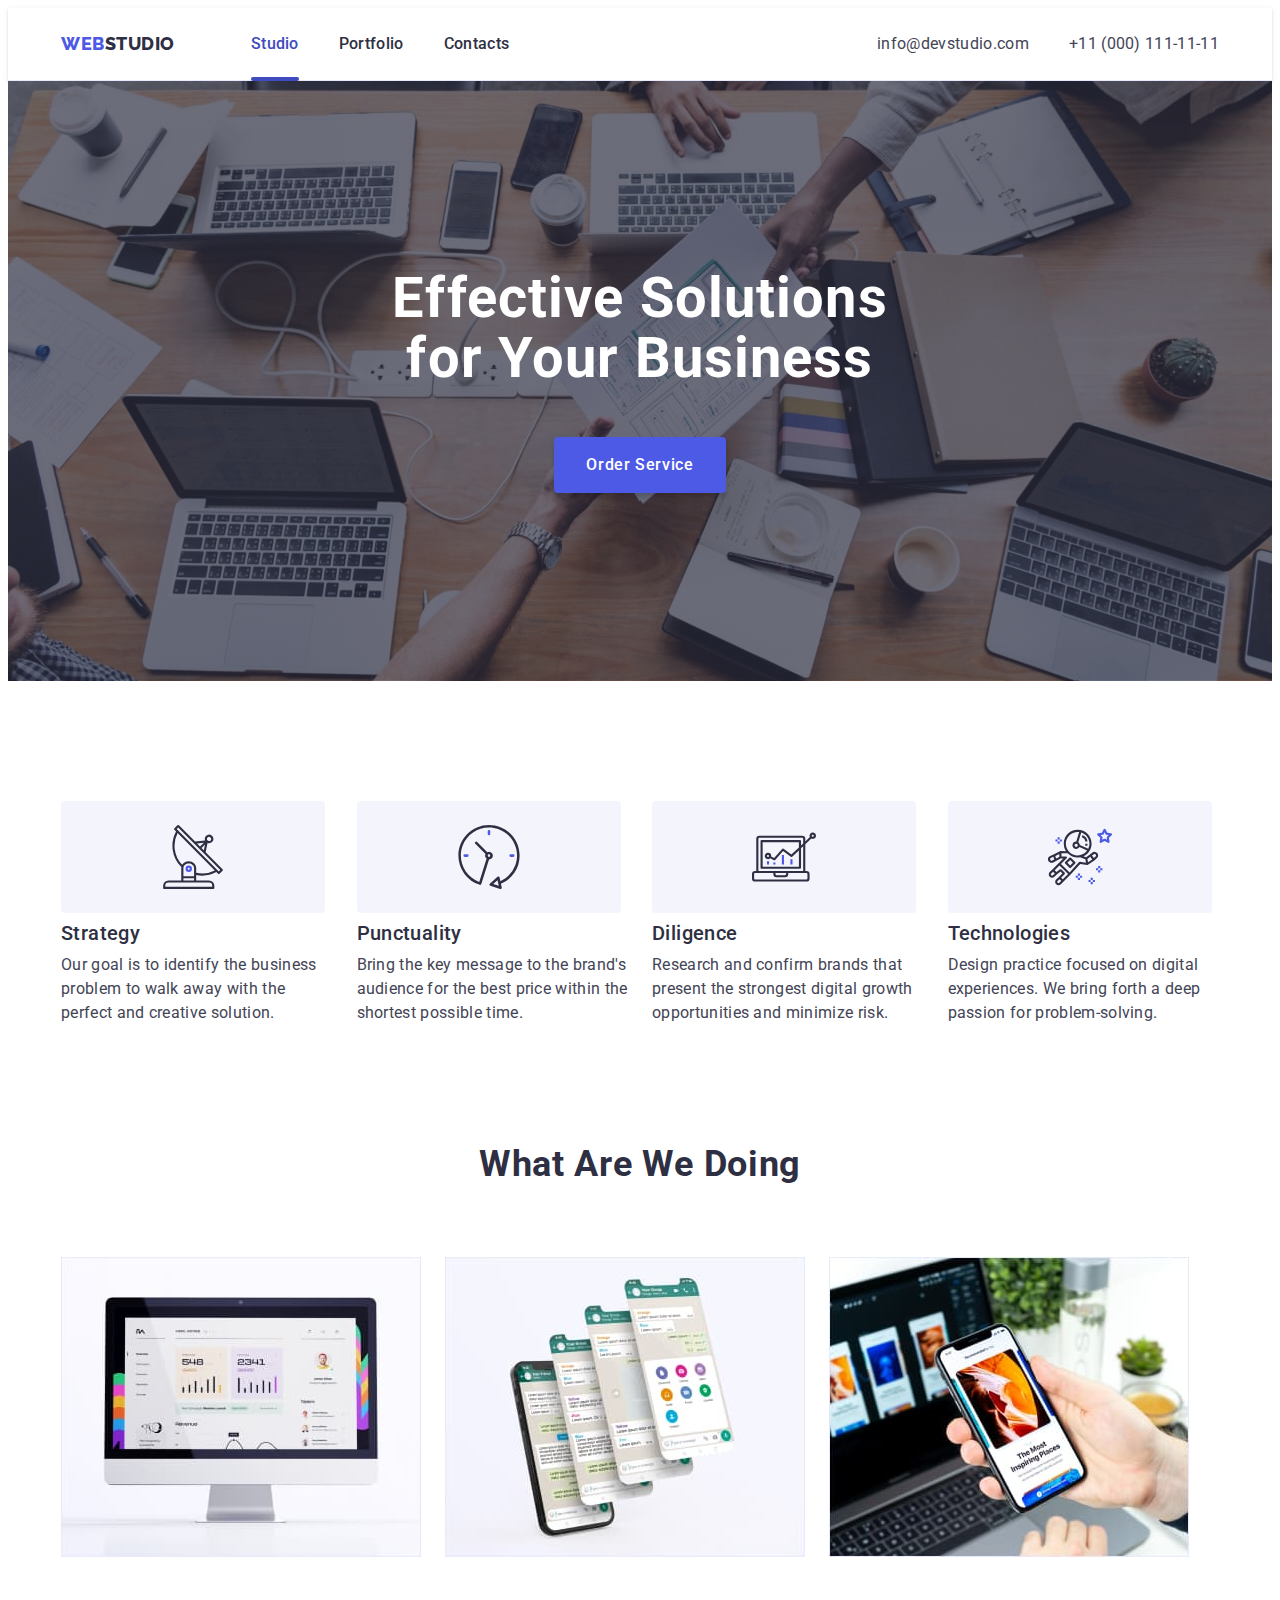
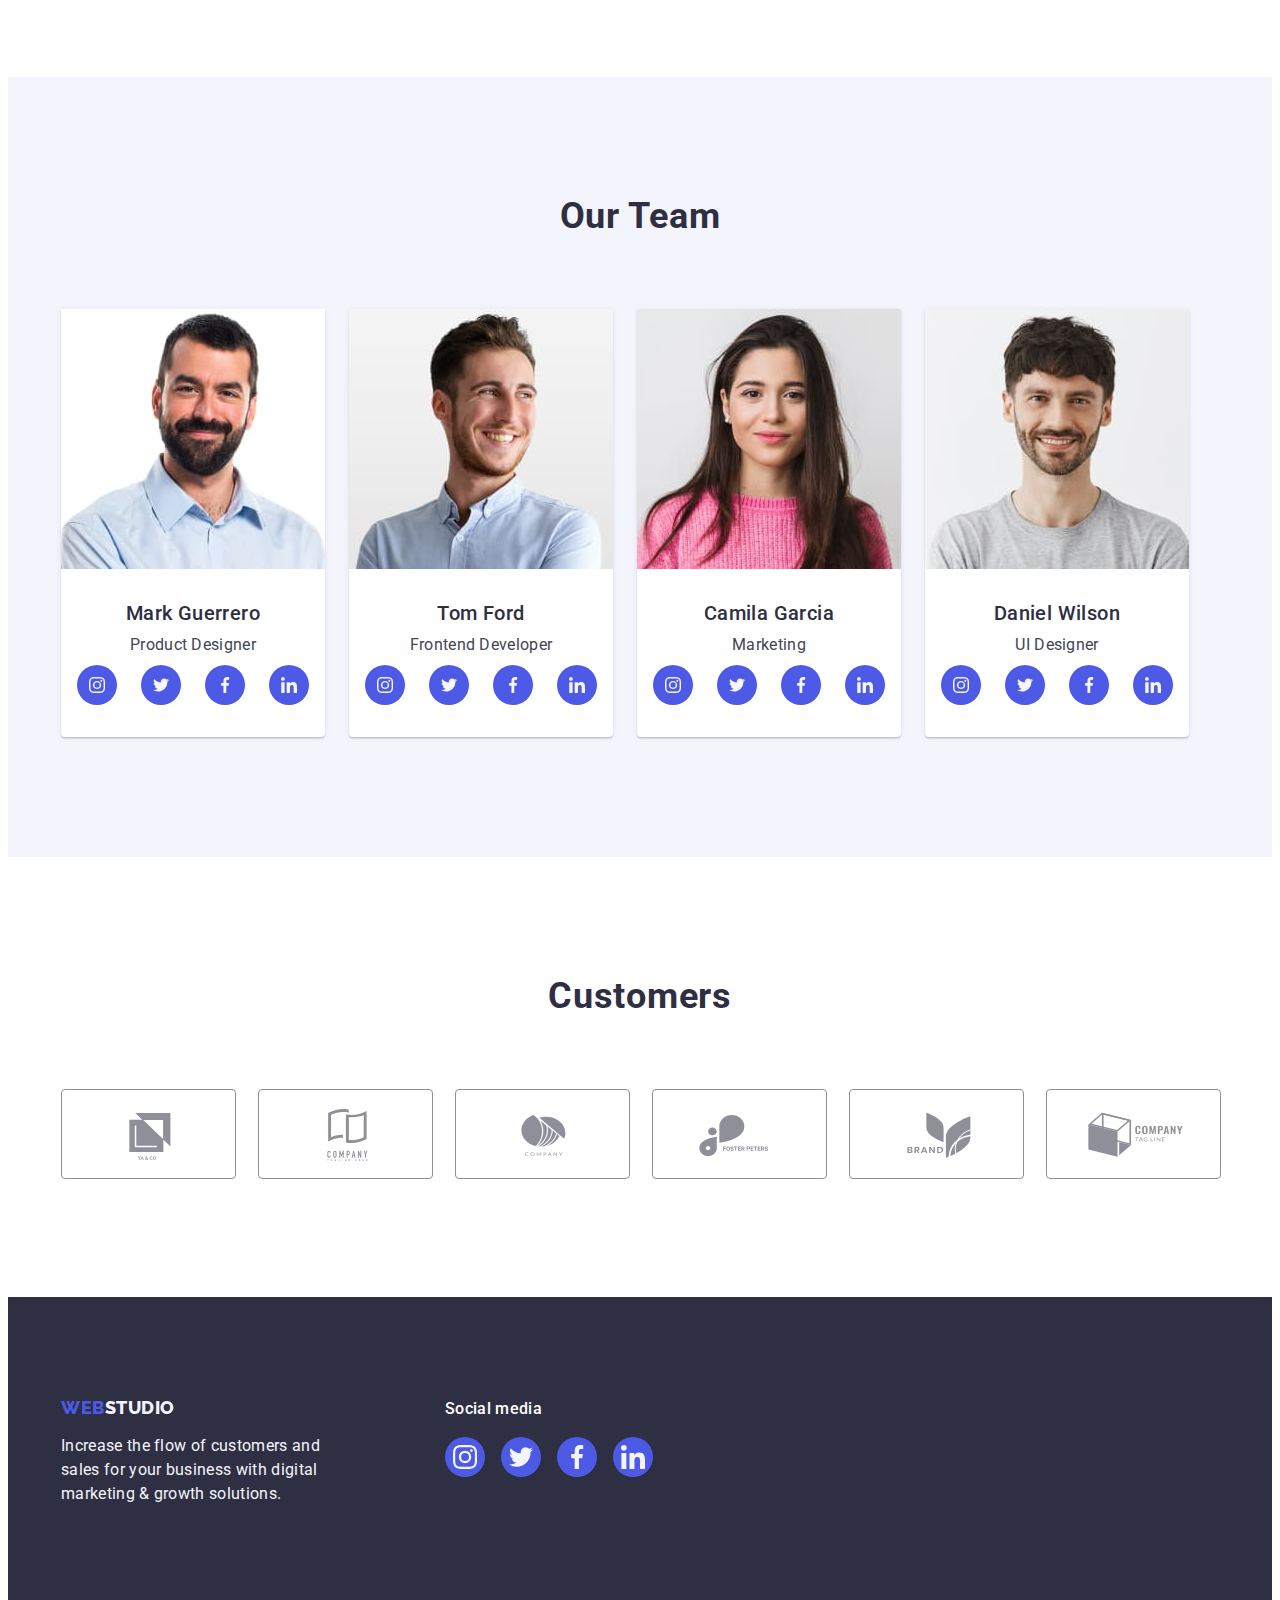
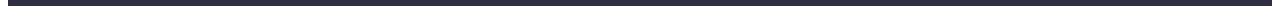
<file: index.html>
<!DOCTYPE html>
<html lang="en">
  <head>
    <meta charset="UTF-8" />
    <link rel="preconnect" href="https://fonts.googleapis.com" />
    <link rel="preconnect" href="https://fonts.gstatic.com" crossorigin />
    <link rel="preconnect" href="https://fonts.googleapis.com" />
    <link rel="preconnect" href="https://fonts.gstatic.com" crossorigin />
    <link
      href="https://fonts.googleapis.com/css2?family=Raleway:wght@800&family=Roboto:wght@400;500;700;900&display=swap"
      rel="stylesheet"
    />
    <meta http-equiv="X-UA-Compatible" content="IE=edge" />
    <meta name="viewport" content="width=device-width, initial-scale=1.0" />
    <title>WebStudio</title>
    <link
      rel="stylesheet"
      href="https://cdnjs.cloudflare.com/ajax/libs/modern-normalize/2.0.0/modern-normalize.min.css"
      integrity="sha512-4xo8blKMVCiXpTaLzQSLSw3KFOVPWhm/TRtuPVc4WG6kUgjH6J03IBuG7JZPkcWMxJ5huwaBpOpnwYElP/m6wg=="
      crossorigin="anonymous"
      referrerpolicy="no-referrer"
    />
    <link rel="stylesheet" href="./css/styles.css" />
  </head>
  <body>
    <!-- HEADER -->

    <header class="header-section">
      <div class="container header-wrapper">
        <nav class="header-nav">
          <a href="./index.html" class="header-link header-logo link"
            >Web<span class="header-logo logo-black">Studio</span></a
          >
          <ul class="navigation-list list">
            <li class="navigation-item">
              <a href="./index.html" class="navigation-link link current"
                >Studio</a
              >
            </li>
            <li class="navigation-item">
              <a href="./portfolio.html" class="navigation-link link"
                >Portfolio</a
              >
            </li>
            <li class="navigation-item">
              <a href="" class="navigation-link link">Contacts</a>
            </li>
          </ul>
        </nav>
        <address class="address-link">
          <ul class="contact-list list">
            <li class="contacts-item">
              <a href="mailto:info@devstudio.com" class="contact-link link"
                >info@devstudio.com</a
              >
            </li>
            <li class="contacts-item">
              <a href="tel:+110001111111" class="contact-link link"
                >+11 (000) 111-11-11</a
              >
            </li>
          </ul>
        </address>
      </div>
    </header>
    <main>
      <!-- HERO -->

      <section class="hero-section">
        <div class="hero-wrapper container">
          <h1 class="hero-title">Effective Solutions for Your Business</h1>
          <button type="button" class="hero-button" data-modal-open>
            Order Service
          </button>
        </div>
      </section>

      <!-- BENEFITS -->

      <section class="benefits-section">
        <div class="container">
          <h2 class="visually-hidden">Our Benefits</h2>
          <ul class="benefits-list list">
            <li class="benefits-item">
              <div class="benefits-icon-wrapper">
                <svg class="benefits-icon" width="64" height="64">
                  <use href="./images/icons.svg#antenna-icon"></use>
                </svg>
              </div>
              <h3 class="benefits-item-title">Strategy</h3>
              <p class="benefits-description">
                Our goal is to identify the business problem to walk away with
                the perfect and creative solution.
              </p>
            </li>
            <li class="benefits-item">
              <div class="benefits-icon-wrapper">
                <svg class="benefits-icon" width="64" height="64">
                  <use href="./images/icons.svg#clock-icon"></use>
                </svg>
              </div>
              <h3 class="benefits-item-title">Punctuality</h3>
              <p class="benefits-description">
                Bring the key message to the brand's audience for the best price
                within the shortest possible time.
              </p>
            </li>
            <li class="benefits-item">
              <div class="benefits-icon-wrapper">
                <svg class="benefits-icon" width="64" height="64">
                  <use href="./images/icons.svg#diagram-icon"></use>
                </svg>
              </div>
              <h3 class="benefits-item-title">Diligence</h3>
              <p class="benefits-description">
                Research and confirm brands that present the strongest digital
                growth opportunities and minimize risk.
              </p>
            </li>
            <li class="benefits-item">
              <div class="benefits-icon-wrapper">
                <svg class="benefits-icon" width="64" height="64">
                  <use href="./images/icons.svg#astronaut-icon"></use>
                </svg>
              </div>
              <h3 class="benefits-item-title">Technologies</h3>
              <p class="benefits-description">
                Design practice focused on digital experiences. We bring forth a
                deep passion for problem-solving.
              </p>
            </li>
          </ul>
        </div>
      </section>

      <!-- WHAT ARE WE DOING -->

      <section class="product-section">
        <div class="container">
          <h2 class="product-title">What are we doing</h2>
          <ul class="product-list list">
            <li class="products-item">
              <img
                src="./images/what-are-we-doing/desktop.jpg"
                alt="desktop app"
                width="360"
                height="300"
              />
            </li>
            <li class="products-item">
              <img
                src="./images/what-are-we-doing/mobile-app.jpg"
                alt="mobile app"
                width="360"
                height="300"
              />
            </li>
            <li class="products-item">
              <img
                src="./images/what-are-we-doing/mobile.jpg"
                alt="mobile phone"
                width="360"
                height="300"
              />
            </li>
          </ul>
        </div>
      </section>

      <!-- OUR TEAM -->

      <section class="team-section section">
        <div class="container">
          <h2 class="team-title">Our Team</h2>
          <ul class="team-list list">
            <li class="team-item">
              <img
                src="./images/our-team/mark-guerrero.jpg"
                alt="Mark Guerrero"
                width="264"
                height="260"
                class="team-worker-photo"
              />
              <div class="team-worker-position-wrapper">
                <h3 class="team-worker-name">Mark Guerrero</h3>
                <p class="team-worker-position">Product Designer</p>
                <ul class="team-social-list list">
                  <li class="team-social-item">
                    <a href="" class="team-social-link link">
                      <svg class="team-social-icon" width="16" height="16">
                        <use href="./images/icons.svg#instagram-icon"></use>
                      </svg>
                    </a>
                  </li>
                  <li class="team-social-item">
                    <a href="" class="team-social-link link">
                      <svg class="team-social-icon" width="16" height="16">
                        <use href="./images/icons.svg#twitter-icon"></use>
                      </svg>
                    </a>
                  </li>
                  <li class="team-social-item">
                    <a href="" class="team-social-link link">
                      <svg class="team-social-icon" width="16" height="16">
                        <use href="./images/icons.svg#facebook-icon"></use>
                      </svg>
                    </a>
                  </li>
                  <li class="team-social-item">
                    <a href="" class="team-social-link link">
                      <svg class="team-social-icon" width="16" height="16">
                        <use href="./images/icons.svg#linkedin-icon"></use>
                      </svg>
                    </a>
                  </li>
                </ul>
              </div>
            </li>
            <li class="team-item">
              <img
                src="./images/our-team/tom-ford.jpg"
                alt="Tom Ford"
                width="264"
                height="260"
                class="team-worker-photo"
              />
              <div class="team-worker-position-wrapper">
                <h3 class="team-worker-name">Tom Ford</h3>
                <p class="team-worker-position">Frontend Developer</p>
                <ul class="team-social-list list">
                  <li class="team-social-item">
                    <a href="" class="team-social-link link">
                      <svg class="team-social-icon" width="16" height="16">
                        <use href="./images/icons.svg#instagram-icon"></use>
                      </svg>
                    </a>
                  </li>
                  <li class="team-social-item">
                    <a href="" class="team-social-link link">
                      <svg class="team-social-icon" width="16" height="16">
                        <use href="./images/icons.svg#twitter-icon"></use>
                      </svg>
                    </a>
                  </li>
                  <li class="team-social-item">
                    <a href="" class="team-social-link link">
                      <svg class="team-social-icon" width="16" height="16">
                        <use href="./images/icons.svg#facebook-icon"></use>
                      </svg>
                    </a>
                  </li>
                  <li class="team-social-item">
                    <a href="" class="team-social-link link">
                      <svg class="team-social-icon" width="16" height="16">
                        <use href="./images/icons.svg#linkedin-icon"></use>
                      </svg>
                    </a>
                  </li>
                </ul>
              </div>
            </li>
            <li class="team-item">
              <img
                src="./images/our-team/camila-garcia.jpg"
                alt="Camila Garcia"
                width="264"
                height="260"
                class="team-worker-photo"
              />
              <div class="team-worker-position-wrapper">
                <h3 class="team-worker-name">Camila Garcia</h3>
                <p class="team-worker-position">Marketing</p>
                <ul class="team-social-list list">
                  <li class="team-social-item">
                    <a href="" class="team-social-link link">
                      <svg class="team-social-icon" width="16" height="16">
                        <use href="./images/icons.svg#instagram-icon"></use>
                      </svg>
                    </a>
                  </li>
                  <li class="team-social-item">
                    <a href="" class="team-social-link link">
                      <svg class="team-social-icon" width="16" height="16">
                        <use href="./images/icons.svg#twitter-icon"></use>
                      </svg>
                    </a>
                  </li>
                  <li class="team-social-item">
                    <a href="" class="team-social-link link">
                      <svg class="team-social-icon" width="16" height="16">
                        <use href="./images/icons.svg#facebook-icon"></use>
                      </svg>
                    </a>
                  </li>
                  <li class="team-social-item">
                    <a href="" class="team-social-link link">
                      <svg class="team-social-icon" width="16" height="16">
                        <use href="./images/icons.svg#linkedin-icon"></use>
                      </svg>
                    </a>
                  </li>
                </ul>
              </div>
            </li>
            <li class="team-item">
              <img
                src="./images/our-team/daniel-wilson.jpg"
                alt="Daniel Wilson"
                width="264"
                height="260"
                class="team-worker-photo"
              />
              <div class="team-worker-position-wrapper">
                <h3 class="team-worker-name">Daniel Wilson</h3>
                <p class="team-worker-position">UI Designer</p>
                <ul class="team-social-list list">
                  <li class="team-social-item">
                    <a href="" class="team-social-link link">
                      <svg class="team-social-icon" width="16" height="16">
                        <use href="./images/icons.svg#instagram-icon"></use>
                      </svg>
                    </a>
                  </li>
                  <li class="team-social-item">
                    <a href="" class="team-social-link link">
                      <svg class="team-social-icon" width="16" height="16">
                        <use href="./images/icons.svg#twitter-icon"></use>
                      </svg>
                    </a>
                  </li>
                  <li class="team-social-item">
                    <a href="" class="team-social-link link">
                      <svg class="team-social-icon" width="16" height="16">
                        <use href="./images/icons.svg#facebook-icon"></use>
                      </svg>
                    </a>
                  </li>
                  <li class="team-social-item">
                    <a href="" class="team-social-link link">
                      <svg class="team-social-icon" width="16" height="16">
                        <use href="./images/icons.svg#linkedin-icon"></use>
                      </svg>
                    </a>
                  </li>
                </ul>
              </div>
            </li>
          </ul>
        </div>
      </section>

      <!-- CUSTOMERS -->

      <section class="customers-section section">
        <div class="container customers-wrapper">
          <h2 class="customers-title">Customers</h2>
          <ul class="customers-list-icon list">
            <li class="customers-item">
              <a href="" class="customers-link">
                <svg class="customers-icon" width="104" height="56">
                  <use href="./images/icons.svg#customer-logo1"></use>
                </svg>
              </a>
            </li>
            <li class="customers-item">
              <a href="" class="customers-link">
                <svg class="customers-icon" width="104" height="56">
                  <use href="./images/icons.svg#customer-logo2"></use>
                </svg>
              </a>
            </li>
            <li class="customers-item">
              <a href="" class="customers-link">
                <svg class="customers-icon" width="104" height="56">
                  <use href="./images/icons.svg#customer-logo3"></use>
                </svg>
              </a>
            </li>
            <li class="customers-item">
              <a href="" class="customers-link">
                <svg class="customers-icon" width="104" height="56">
                  <use href="./images/icons.svg#customer-logo4"></use>
                </svg>
              </a>
            </li>
            <li class="customers-item">
              <a href="" class="customers-link">
                <svg class="customers-icon" width="104" height="56">
                  <use href="./images/icons.svg#customer-logo5"></use>
                </svg>
              </a>
            </li>
            <li class="customers-item">
              <a href="" class="customers-link">
                <svg class="customers-icon" width="104" height="56">
                  <use href="./images/icons.svg#customer-logo6"></use>
                </svg>
              </a>
            </li>
          </ul>
        </div>
      </section>
    </main>

    <!-- FOOTER -->

    <footer class="main-footer">
      <div class="container footer-wrapper">
        <div class="footer-logo-wrapper">
          <a href="./index.html" class="footer-link footer-logo link"
            >Web<span class="footer-logo logo-white">Studio</span></a
          >
          <p class="footer-description">
            Increase the flow of customers and sales for your business with
            digital marketing & growth solutions.
          </p>
        </div>
        <div class="social-list-wrapper">
          <p class="social-link-title">Social media</p>
          <ul class="footer-social-list list">
            <li class="social-item">
              <a href="" class="footer-social-link link">
                <svg
                  class="social-icons"
                  width="24"
                  height="24"
                  aria-label="footer instagram icon"
                >
                  <use href="./images/icons.svg#instagram-icon"></use>
                </svg>
              </a>
            </li>
            <li class="social-item">
              <a href="" class="footer-social-link link">
                <svg
                  class="social-icons"
                  width="24"
                  height="24"
                  aria-label="footer twitter icon"
                >
                  <use href="./images/icons.svg#twitter-icon"></use>
                </svg>
              </a>
            </li>
            <li class="social-item">
              <a href="" class="footer-social-link link">
                <svg
                  class="social-icons"
                  width="24"
                  height="24"
                  aria-label="footer facebook icon"
                >
                  <use href="./images/icons.svg#facebook-icon"></use>
                </svg>
              </a>
            </li>
            <li class="social-item">
              <a href="" class="footer-social-link link">
                <svg
                  class="social-icons"
                  width="24"
                  height="24"
                  aria-label="footer linkedin icon"
                >
                  <use href="./images/icons.svg#linkedin-icon"></use>
                </svg>
              </a>
            </li>
          </ul>
        </div>
      </div>
    </footer>

    <!-- BACKDROP with MODAL WINDOW -->

    <div class="backdrop is-hidden" data-modal>
      <div class="modal">
        <button type="button" class="close-modal-button" data-modal-close>
          <svg class="close-modal-icon" width="8" height="8">
            <use href="./images/icons.svg#close-modal-icon"></use>
          </svg>
        </button>
      </div>
    </div>
    <script src="./js/modal.js"></script>
  </body>
</html>
</file>
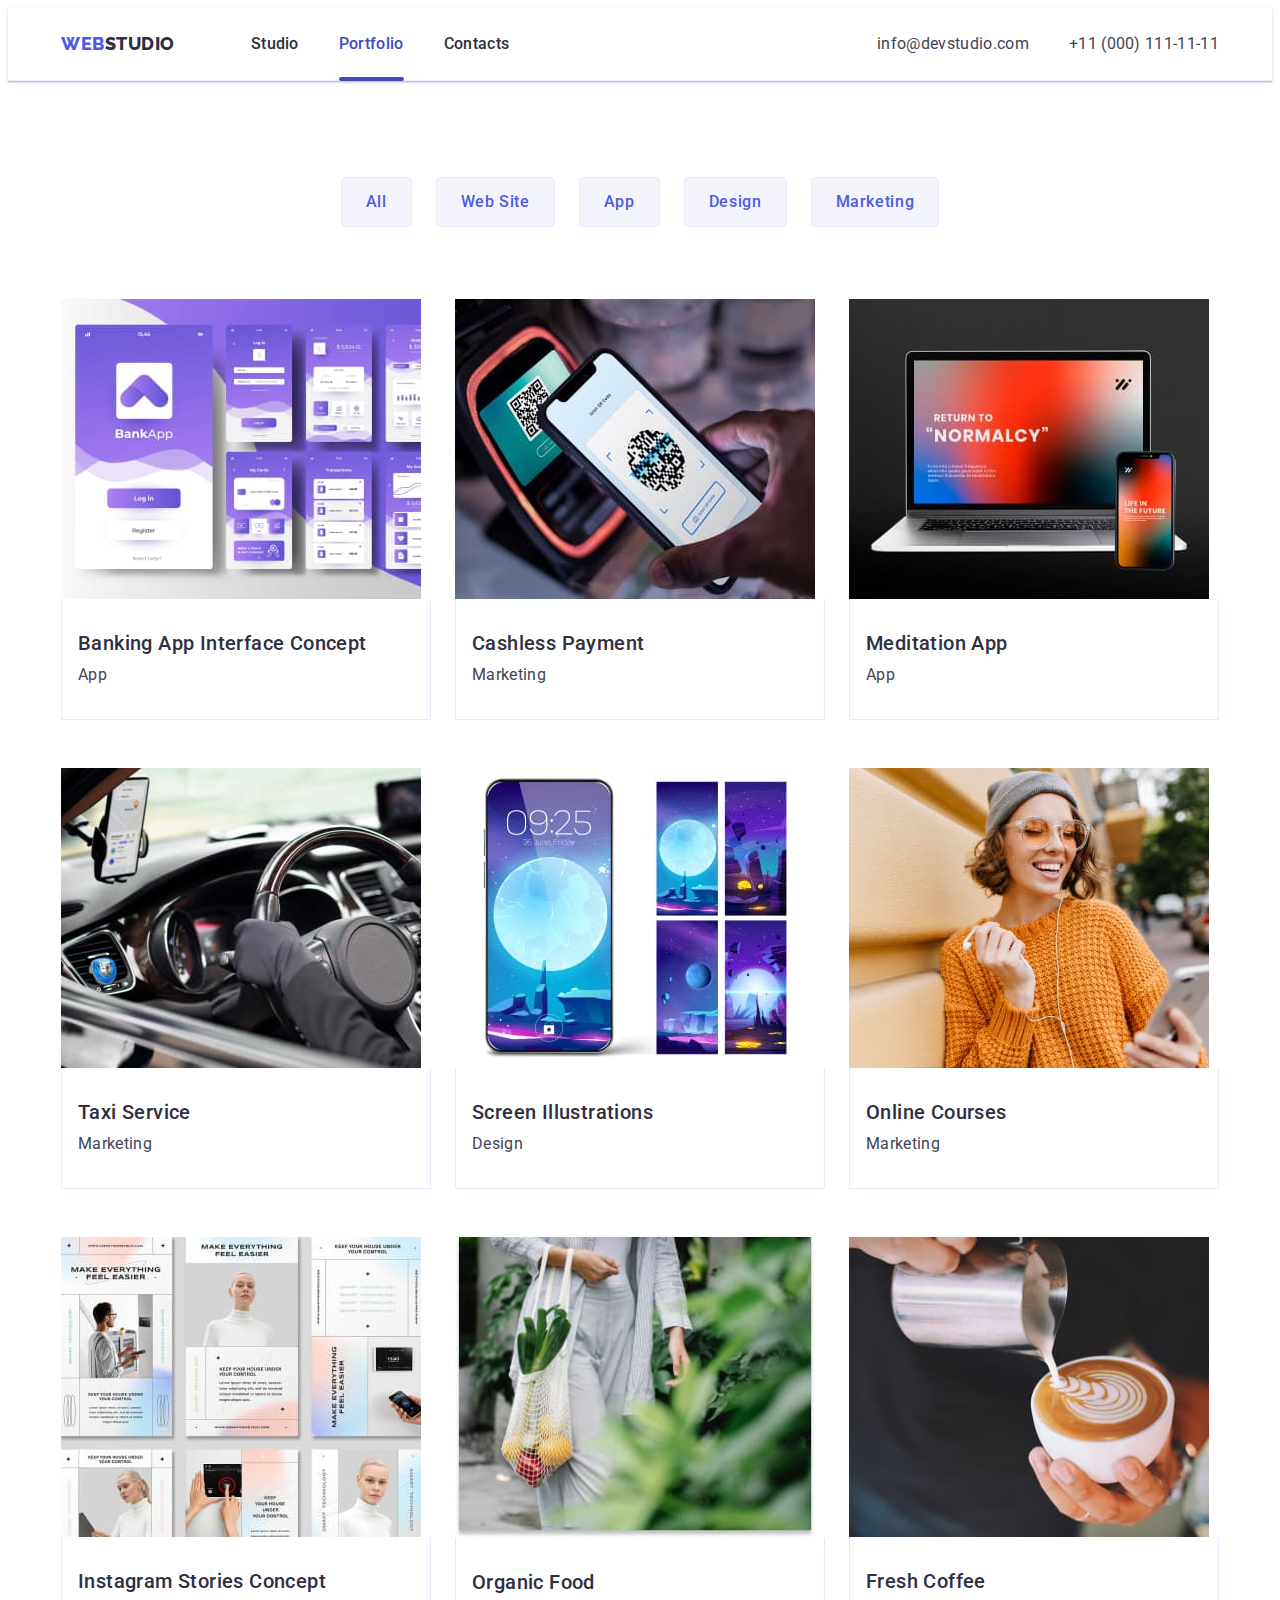
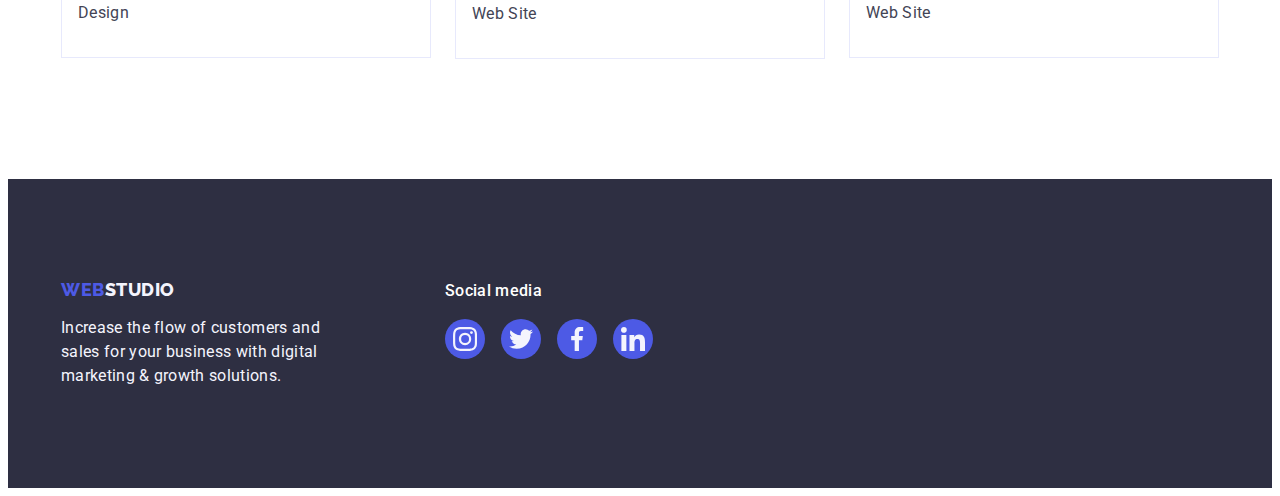
<file: portfolio.html>
<!DOCTYPE html>
<html lang="en">
  <head>
    <meta charset="UTF-8" />
    <link rel="preconnect" href="https://fonts.googleapis.com" />
    <link rel="preconnect" href="https://fonts.gstatic.com" crossorigin />
    <link rel="preconnect" href="https://fonts.googleapis.com" />
    <link rel="preconnect" href="https://fonts.gstatic.com" crossorigin />
    <link
      href="https://fonts.googleapis.com/css2?family=Raleway:wght@800&family=Roboto:wght@400;500;700;900&display=swap"
      rel="stylesheet"
    />
    <meta name="viewport" content="width=device-width, initial-scale=1.0" />
    <title>Document</title>
    <link
      rel="stylesheet"
      href="https://cdnjs.cloudflare.com/ajax/libs/modern-normalize/2.0.0/modern-normalize.min.css"
      integrity="sha512-4xo8blKMVCiXpTaLzQSLSw3KFOVPWhm/TRtuPVc4WG6kUgjH6J03IBuG7JZPkcWMxJ5huwaBpOpnwYElP/m6wg=="
      crossorigin="anonymous"
      referrerpolicy="no-referrer"
    />
    <link rel="stylesheet" href="./css/styles.css" />
  </head>
  <body>
    <!-- HEADER -->

    <header class="header-section">
      <div class="container header-wrapper">
        <nav class="header-nav">
          <a href="./index.html" class="header-link header-logo link"
            >Web<span class="header-logo logo-black">Studio</span></a
          >
          <ul class="navigation-list list">
            <li class="navigation-item">
              <a href="./index.html" class="navigation-link link">Studio</a>
            </li>
            <li class="navigation-item">
              <a href="./portfolio.html" class="navigation-link link current"
                >Portfolio</a
              >
            </li>
            <li class="navigation-item">
              <a href="" class="navigation-link link">Contacts</a>
            </li>
          </ul>
        </nav>
        <address class="address-link">
          <ul class="contact-list list">
            <li class="contacts-item">
              <a href="mailto:info@devstudio.com" class="contact-link link"
                >info@devstudio.com</a
              >
            </li>
            <li class="contacts-item">
              <a href="tel:+110001111111" class="contact-link link"
                >+11 (000) 111-11-11</a
              >
            </li>
          </ul>
        </address>
      </div>
    </header>

    <!-- PORTFOLIO -->

    <main>
      <section class="portfolio-section">
        <div class="container">
          <h1 class="visually-hidden">Portfolio</h1>
          <ul class="portfolio-navigation-list list">
            <li class="portfolio-navigation-button">
              <button type="button" class="portfolio-button">All</button>
            </li>
            <li class="portfolio-navigation-button">
              <button type="button" class="portfolio-button">Web Site</button>
            </li>
            <li class="portfolio-navigation-button">
              <button type="button" class="portfolio-button">App</button>
            </li>
            <li class="portfolio-navigation-button">
              <button type="button" class="portfolio-button">Design</button>
            </li>
            <li class="portfolio-navigation-button">
              <button type="button" class="portfolio-button">Marketing</button>
            </li>
          </ul>
          <ul class="portfolio-list list">
            <li class="portfolio-item">
              <a href="" class="portfolio-link link">
                <div class="portfolio-item-wrapper">
                  <img
                    src="./images/portfolio/img1.jpeg"
                    alt="banking app interface concept"
                    width="360"
                    height="300"
                  />
                  <p class="overlay">
                    14 Stylish and User-Friendly App Design Concepts · Task
                    Manager App · Calorie Tracker App · Exotic Fruit Ecommerce
                    App · Cloud Storage App
                  </p>
                </div>
                <div class="portfolio-card-wrapper">
                  <h2 class="portfolio-title">Banking App Interface Concept</h2>
                  <p class="portfolio-direction">App</p>
                </div>
              </a>
            </li>
            <li class="portfolio-item">
              <a href="" class="portfolio-link link">
                <div class="portfolio-item-wrapper">
                  <img
                    src="./images/portfolio/img2.jpeg"
                    alt="cashless payment"
                    width="360"
                    height="300"
                  />
                  <p class="overlay">
                    14 Stylish and User-Friendly App Design Concepts · Task
                    Manager App · Calorie Tracker App · Exotic Fruit Ecommerce
                    App · Cloud Storage App
                  </p>
                </div>
                <div class="portfolio-card-wrapper">
                  <h2 class="portfolio-title">Cashless Payment</h2>
                  <p class="portfolio-direction">Marketing</p>
                </div>
              </a>
            </li>
            <li class="portfolio-item">
              <a href="" class="portfolio-link link">
                <div class="portfolio-item-wrapper">
                  <img
                    src="./images/portfolio/img3.jpeg"
                    alt="meditation app"
                    width="360"
                    height="300"
                  />
                  <p class="overlay">
                    14 Stylish and User-Friendly App Design Concepts · Task
                    Manager App · Calorie Tracker App · Exotic Fruit Ecommerce
                    App · Cloud Storage App
                  </p>
                </div>
                <div class="portfolio-card-wrapper">
                  <h2 class="portfolio-title">Meditation App</h2>
                  <p class="portfolio-direction">App</p>
                </div>
              </a>
            </li>
            <li class="portfolio-item">
              <a href="" class="portfolio-link link">
                <div class="portfolio-item-wrapper">
                  <img
                    src="./images/portfolio/img4.jpeg"
                    alt="taxi service"
                    width="360"
                    height="300"
                  />
                  <p class="overlay">
                    14 Stylish and User-Friendly App Design Concepts · Task
                    Manager App · Calorie Tracker App · Exotic Fruit Ecommerce
                    App · Cloud Storage App
                  </p>
                </div>
                <div class="portfolio-card-wrapper">
                  <h2 class="portfolio-title">Taxi Service</h2>
                  <p class="portfolio-direction">Marketing</p>
                </div>
              </a>
            </li>
            <li class="portfolio-item">
              <a href="" class="portfolio-link link">
                <div class="portfolio-item-wrapper">
                  <img
                    src="./images/portfolio/img5.jpeg"
                    alt="screen illustrations"
                    width="360"
                    height="300"
                  />
                  <p class="overlay">
                    14 Stylish and User-Friendly App Design Concepts · Task
                    Manager App · Calorie Tracker App · Exotic Fruit Ecommerce
                    App · Cloud Storage App
                  </p>
                </div>
                <div class="portfolio-card-wrapper">
                  <h2 class="portfolio-title">Screen Illustrations</h2>
                  <p class="portfolio-direction">Design</p>
                </div>
              </a>
            </li>
            <li class="portfolio-item">
              <a href="" class="portfolio-link link">
                <div class="portfolio-item-wrapper">
                  <img
                    src="./images/portfolio/img6.jpeg"
                    alt="online courses"
                    width="360"
                    height="300"
                  />
                  <p class="overlay">
                    14 Stylish and User-Friendly App Design Concepts · Task
                    Manager App · Calorie Tracker App · Exotic Fruit Ecommerce
                    App · Cloud Storage App
                  </p>
                </div>
                <div class="portfolio-card-wrapper">
                  <h2 class="portfolio-title">Online Courses</h2>
                  <p class="portfolio-direction">Marketing</p>
                </div>
              </a>
            </li>
            <li class="portfolio-item">
              <a href="" class="portfolio-link link">
                <div class="portfolio-item-wrapper">
                  <img
                    src="./images/portfolio/img7.jpeg"
                    alt="instagram stories concept"
                    width="360"
                    height="300"
                  />
                  <p class="overlay">
                    14 Stylish and User-Friendly App Design Concepts · Task
                    Manager App · Calorie Tracker App · Exotic Fruit Ecommerce
                    App · Cloud Storage App
                  </p>
                </div>
                <div class="portfolio-card-wrapper">
                  <h2 class="portfolio-title">Instagram Stories Concept</h2>
                  <p class="portfolio-direction">Design</p>
                </div>
              </a>
            </li>
            <li class="portfolio-item">
              <a href="" class="portfolio-link link">
                <div class="portfolio-item-wrapper">
                  <img
                    src="./images/portfolio/img8.jpeg"
                    alt="organic food"
                    width="360"
                    height="300"
                  />
                  <p class="overlay">
                    14 Stylish and User-Friendly App Design Concepts · Task
                    Manager App · Calorie Tracker App · Exotic Fruit Ecommerce
                    App · Cloud Storage App
                  </p>
                </div>
                <div class="portfolio-card-wrapper">
                  <h2 class="portfolio-title">Organic Food</h2>
                  <p class="portfolio-direction">Web Site</p>
                </div>
              </a>
            </li>
            <li class="portfolio-item">
              <a href="" class="portfolio-link link">
                <div class="portfolio-item-wrapper">
                  <img
                    src="./images/portfolio/img9.jpeg"
                    alt="fresh coffee"
                    width="360"
                    height="300"
                  />
                  <p class="overlay">
                    14 Stylish and User-Friendly App Design Concepts · Task
                    Manager App · Calorie Tracker App · Exotic Fruit Ecommerce
                    App · Cloud Storage App
                  </p>
                </div>
                <div class="portfolio-card-wrapper">
                  <h2 class="portfolio-title">Fresh Coffee</h2>
                  <p class="portfolio-direction">Web Site</p>
                </div>
              </a>
            </li>
          </ul>
        </div>
      </section>
    </main>

    <!-- FOOTER -->

    <footer class="main-footer">
      <div class="container footer-wrapper">
        <div class="footer-logo-wrapper">
          <a href="./index.html" class="footer-link footer-logo link"
            >Web<span class="footer-logo logo-white">Studio</span></a
          >
          <p class="footer-description">
            Increase the flow of customers and sales for your business with
            digital marketing & growth solutions.
          </p>
        </div>
        <div class="social-list-wrapper">
          <p class="social-link-title">Social media</p>
          <ul class="footer-social-list list">
            <li class="social-item">
              <a href="" class="footer-social-link link">
                <svg
                  class="social-icons"
                  width="24"
                  height="24"
                  aria-label="footer instagram icon"
                >
                  <use href="./images/icons.svg#instagram-icon"></use>
                </svg>
              </a>
            </li>
            <li class="social-item">
              <a href="" class="footer-social-link link">
                <svg
                  class="social-icons"
                  width="24"
                  height="24"
                  aria-label="footer twitter icon"
                >
                  <use href="./images/icons.svg#twitter-icon"></use>
                </svg>
              </a>
            </li>
            <li class="social-item">
              <a href="" class="footer-social-link link">
                <svg
                  class="social-icons"
                  width="24"
                  height="24"
                  aria-label="footer facebook icon"
                >
                  <use href="./images/icons.svg#facebook-icon"></use>
                </svg>
              </a>
            </li>
            <li class="social-item">
              <a href="" class="footer-social-link link">
                <svg
                  class="social-icons"
                  width="24"
                  height="24"
                  aria-label="footer linkedin icon"
                >
                  <use href="./images/icons.svg#linkedin-icon"></use>
                </svg>
              </a>
            </li>
          </ul>
        </div>
      </div>
    </footer>
  </body>
</html>
</file>
<file: css/styles.css>
/* ======= VARIABLES ======= */

:root {
  --primary-font: "Roboto", sans-serif;
  --secondaty-font: "Raleway", sans-serif;

  --primary-white-color: #f4f4fd;
  --secondary-white-color: #ffffff;
  --navyblue-color: #2e2f42;
  --iris-color: #4d5ae5;
  --slate-color: #434455;
  --cornflower-color: #e7e9fc;
  --cloud-color: #f4f4fd;
  --dairy-color: #fcfcfc;
  --lightslate-color: #8e8f99;
  --primary-accent-color: #404bbf;
  --secondary-accent-color: #31d0aa;
}

/* ======= /VARIABLES ======= */

/* ======= COMMON ======= */

body {
  font-family: var(--primary-font);
  font-size: 16px;
  color: var(--slate-color);
  background-color: var(--secondary-white-color);
}

h1,
h2,
h3,
h4,
h5,
h6,
p {
  margin: 0;
  padding-left: 0;
}

.list {
  list-style-type: none;
  margin: 0;
  padding: 0;
}

.link {
  text-decoration: none;
}

img,
svg {
  display: block;
  max-width: 100%;
  height: auto;
}

button {
  cursor: pointer;
}

.container {
  max-width: 1158px;
  padding-left: 15px;
  padding-right: 15px;
  margin-left: auto;
  margin-right: auto;
}

.section {
  padding: 60px 0;
}

.visually-hidden {
  position: absolute;
  width: 1px;
  height: 1px;
  margin: -1px;
  border: 0;
  padding: 0;
  white-space: nowrap;
  clip-path: inset(100%);
  clip: rect(0 0 0 0);
  overflow: hidden;
}

/* ======= /COMMON ======= */

/* ======= HEADER ======= */

.header-section {
  border-bottom: 1px solid var(--cornflower-color);
  background: var(--secondary-white-color);
  box-shadow: 0px 1px 6px 0px rgba(46, 47, 66, 0.08),
    0px 1px 1px 0px rgba(46, 47, 66, 0.16),
    0px 2px 1px 0px rgba(46, 47, 66, 0.08);
}

.header-wrapper {
  display: flex;
  justify-content: space-between;
  align-items: center;
}

.header-nav {
  display: flex;
  align-items: center;
}

.header-link {
  margin-right: 76px;
}

.header-logo {
  font-family: var(--secondaty-font);
  color: var(--iris-color);
  font-size: 18px;
  font-weight: 800;
  line-height: 1.17;
  letter-spacing: 0.03em;
  text-transform: uppercase;
}

.logo-black {
  color: var(--navyblue-color);
}

.navigation-list {
  display: flex;
  gap: 40px;
  align-items: center;
}

.navigation-item .current {
  color: var(--primary-accent-color);
}

.navigation-item .current::after {
  content: "";
  position: absolute;
  display: block;
  left: 0;
  bottom: -1px;

  width: 100%;
  height: 4px;
  border-radius: 2px;
  background-color: var(--primary-accent-color);
}

.navigation-link {
  display: block;
  position: relative;
  padding: 24px 0;
  color: var(--navyblue-color);
  font-weight: 500;
  line-height: 1.5;
  letter-spacing: 0.02em;
  transition: color 250ms cubic-bezier(0.4, 0, 0.2, 1);
}

.navigation-link:hover,
.navigation-link:focus {
  color: var(--primary-accent-color);
}

.contact-list {
  display: flex;
  gap: 40px;
}

.contact-link {
  display: block;
  font-family: var(--primary-font);
  font-size: 16px;
  font-weight: 400;
  line-height: 1.5;
  letter-spacing: 0.02em;
  color: var(--slate-color);
  transition: color 250ms cubic-bezier(0.4, 0, 0.2, 1);
}

.contact-link:hover,
.contact-link:focus {
  color: var(--primary-accent-color);
}

.address-link {
  font-style: normal;
}

/* ======= /HEADER ======= */

/* ======= HERO ======= */

.hero-section {
  flex-direction: column;
  max-width: 1440px;
  padding: 188px 0;
  margin-left: auto;
  margin-right: auto;

  background-size: cover;
  background-repeat: no-repeat;
  background-position: center;

  background-color: var(--navyblue-color);
  background-image: linear-gradient(
      rgba(46, 47, 66, 0.7),
      rgba(46, 47, 66, 0.7)
    ),
    url("../images/hero/hero.jpeg");
}

.hero-title {
  max-width: 496px;
  margin-bottom: 48px;
  margin-left: auto;
  margin-right: auto;

  font-size: 56px;
  line-height: 1.07;
  letter-spacing: 0.02em;
  text-align: center;
  color: var(--secondary-white-color);
}

.hero-button {
  display: block;
  min-width: 169px;
  height: 56px;
  text-align: center;
  padding: 16px 32px;
  color: var(--secondary-white-color);
  font-family: var(--primary-font);
  font-size: 16px;
  font-weight: 500;
  line-height: 1.5;
  letter-spacing: 0.04em;
  margin-left: auto;
  margin-right: auto;

  border: none;
  border-radius: 4px;
  background-color: var(--iris-color);
  box-shadow: 0px 4px 4px 0px rgba(0, 0, 0, 0.15);
  transition: background-color 250ms cubic-bezier(0.4, 0, 0.2, 1);
}

.hero-button:hover,
.hero-button:focus {
  background-color: var(--primary-accent-color);
}

/* ======= /HERO ======= */

/* ======= BENEFITS ======= */

.benefits-section {
  padding: 120px 0;
}

.benefits-icon-wrapper {
  display: flex;
  justify-content: center;
  align-items: center;
  width: 264px;
  height: 112px;
  margin-bottom: 8px;
  border-radius: 4px;
  background-color: var(--cloud-color);
}

.benefits-item-title {
  margin-bottom: 8px;
  color: var(--navyblue-color);
  font-size: 20px;
  font-weight: 500;
  line-height: 1.2;
  letter-spacing: 0.4px;
}

.benefits-list {
  display: flex;
  gap: 24px;
}

.benefits-item {
  width: calc((100% - 72px) / 4);
}

.benefits-description {
  line-height: 1.5;
  letter-spacing: 0.02em;
}

/* ======= /BENEFITS ======= */

/* ======= WHAT ARE WE DOING ======= */

.product-section {
  padding-bottom: 120px;
}

.product-title {
  margin-bottom: 72px;

  color: var(--navyblue-color);
  font-size: 36px;
  line-height: 1.11;
  letter-spacing: 0.02em;
  text-transform: capitalize;
  text-align: center;
}

.product-list {
  display: flex;
  gap: 24px;
}

/* ======= /WHAT ARE WE DOING ======= */

/* ======= OUR TEAM ======= */

.team-section {
  background: var(--cloud-color);
  padding-top: 120px;
  padding-bottom: 120px;
}

.team-title {
  margin-bottom: 72px;
  color: var(--navyblue-color);
  font-size: 36px;
  line-height: 1.11;
  letter-spacing: 0.02em;
  text-transform: capitalize;
  text-align: center;
}

.team-list {
  display: flex;
  gap: 24px;
}

.team-item {
  background-color: var(--secondary-white-color);
  border-radius: 0px 0px 4px 4px;
  box-shadow: 0px 2px 1px 0px rgba(46, 47, 66, 0.08),
    0px 1px 1px 0px rgba(46, 47, 66, 0.16),
    0px 1px 6px 0px rgba(46, 47, 66, 0.08);
}

.team-worker-name {
  margin-bottom: 8px;
  color: var(--navyblue-color);
  font-size: 20px;
  font-weight: 500;
  line-height: 1.2;
  letter-spacing: 0.02em;
  text-align: center;
}

.team-worker-position-wrapper {
  padding: 32px 0;
}

.team-worker-position {
  margin-bottom: 8px;
  font-size: 16px;
  line-height: 1.5;
  letter-spacing: 0.02em;
  text-align: center;
}

.team-social-list {
  display: flex;
  justify-content: center;
  align-content: center;
  gap: 24px;
}

.team-social-link {
  display: flex;
  justify-content: center;
  align-items: center;
  width: 40px;
  height: 40px;
  border-radius: 50%;
  background-color: var(--iris-color);
  fill: var(--cloud-color);
  transition: background-color 250ms cubic-bezier(0.4, 0, 0.2, 1);
}

.team-social-link:hover,
.team-social-link:focus {
  background-color: var(--primary-accent-color);
}

/* ======= /OUR TEAM ======= */

/* ======= CUSTOMERS ======= */

/* .customers-wrapper {
  padding: 60px 0;
} */

.customers-section {
  padding-top: 120px;
  padding-bottom: 120px;
}

.customers-title {
  margin-bottom: 72px;
  text-align: center;
  font-size: 36px;
  font-weight: 700;
  line-height: 1.11;
  letter-spacing: 0.02em;
  text-transform: capitalize;
  color: var(--navyblue-color);
}

.customers-list-icon {
  display: flex;
  justify-content: center;
  gap: 24px;
}

.customers-link {
  display: flex;
  justify-content: center;
  align-items: center;
  width: 100%;
  height: 100%;
  border: 1px solid var(--lightslate-color);
  border-radius: 4px;
  cursor: pointer;
  color: var(--lightslate-color);
  transition: border-color 250ms cubic-bezier(0.4, 0, 0.2, 1),
    color 250ms cubic-bezier(0.4, 0, 0.2, 1);
}

.customers-item {
  width: calc((100% - 120px / 6));
  height: 88px;
}

.customers-link:hover,
.customers-link:focus {
  color: var(--primary-accent-color);
  border-color: var(--primary-accent-color);
}

.customers-item:hover .customers-icon,
.customers-item:focus .customers-icon {
  fill: var(--primary-accent-color);
}

.customers-icon {
  fill: currentColor;
  transition: fill 250ms cubic-bezier(0.4, 0, 0.2, 1);
}

/* ======= /CUSTOMERS ======= */

/* ======= PORTFOLIO ======= */

.portfolio-section {
  padding-top: 96px;
  padding-bottom: 120px;
}

.portfolio-navigation-list {
  display: flex;
  align-items: center;
  justify-content: center;
  gap: 24px;
  margin-bottom: 72px;

  color: var(--iris-color);
  font-family: var(--primary-font);
  font-size: 16px;

  font-weight: 500;
  line-height: 1.5;
  letter-spacing: 0.04em;
}

.portfolio-list {
  display: flex;
  flex-wrap: wrap;
  column-gap: 24px;
  row-gap: 48px;
}

.portfolio-card-wrapper {
  display: flex;
  flex-direction: column;
  padding: 32px 16px;

  border: 1px solid var(--cornflower-color);
  border-top: none;
  background: var(--secondary-white-color);
}

.portfolio-title {
  margin-bottom: 8px;
  color: var(--navyblue-color);
  font-family: var(--primary-font);
  font-size: 20px;
  font-weight: 500;
  line-height: 1.2;
  letter-spacing: 0.02em;
}

.portfolio-item {
  width: calc((100% - 48px) / 3);
}

.portfolio-item-wrapper {
  position: relative;
  overflow: hidden;
}

.overlay {
  position: absolute;
  top: 0;
  left: 0;
  transform: translateY(100%);

  width: 100%;
  height: 100%;
  padding: 40px 32px;

  font-weight: 400;
  line-height: 1.5;
  letter-spacing: 0.02em;
  color: var(--cloud-color);
  background-color: var(--iris-color);
  transition: transform 250ms cubic-bezier(0.4, 0, 0.2, 1);
}

.portfolio-link:hover .overlay,
.portfolio-link:focus .overlay {
  transform: translateY(0%);
}

.portfolio-item:hover {
  box-shadow: 0px 2px 1px 0px rgba(46, 47, 66, 0.08),
    0px 1px 1px 0px rgba(46, 47, 66, 0.16),
    0px 1px 6px 0px rgba(46, 47, 66, 0.08);
}

.portfolio-link {
  display: block;
  transition: box-shadow 250ms cubic-bezier(0.4, 0, 0.2, 1);
}

.portfolio-link:hover,
.portfolio-link:focus {
  box-shadow: 0px 1px 6px rgba(46, 47, 66, 0.08),
    0px 1px 1px rgba(46, 47, 66, 0.16), 0px 2px 1px rgba(46, 47, 66, 0.08);
}

.portfolio-direction {
  color: var(--slate-color);
  font-family: var(--primary-font);
  font-size: 16px;
  font-weight: 400;
  line-height: 1.5;
  letter-spacing: 0.02em;
}

.portfolio-button {
  padding: 12px 24px;

  font-family: var(--primary-font);
  background-color: var(--cloud-color);
  color: var(--iris-color);
  font-size: 16px;
  font-weight: 500;
  line-height: 1.5;
  letter-spacing: 0.04em;
  border: 1px solid var(--cornflower-color);
  border-radius: 4px;
  transition: color 250ms cubic-bezier(0.4, 0, 0.2, 1),
    background-color 250ms cubic-bezier(0.4, 0, 0.2, 1),
    border-color 250ms cubic-bezier(0.4, 0, 0.2, 1),
    box-shadow 250ms cubic-bezier(0.4, 0, 0.2, 1);
}

.portfolio-button:hover,
.portfolio-button:focus {
  background-color: var(--primary-accent-color);
  color: var(--secondary-white-color);
  border: 1px solid transparent;
  box-shadow: 0px 2px 2px 0px rgba(0, 0, 0, 0.12),
    0px 2px 1px 0px rgba(0, 0, 0, 0.08), 0px 3px 1px 0px rgba(0, 0, 0, 0.1);
}

/* ======= /PORTFOLIO ======= */

/* ======= FOOTER ======= */

.main-footer {
  padding: 100px 0;
  background-color: var(--navyblue-color);
}

.footer-wrapper {
  display: flex;
  justify-content: flex-start;
  align-items: baseline;
}

.footer-link {
  display: inline-block;
  margin-bottom: 16px;
}

.footer-logo-wrapper {
  margin-right: 120px;
}

.footer-logo {
  font-family: var(--secondaty-font);
  color: var(--iris-color);
  font-size: 18px;
  font-weight: 800;
  line-height: 1.17;
  letter-spacing: 0.03em;
  text-transform: uppercase;
}

.logo-white {
  color: var(--cloud-color);
}

.footer-description {
  max-width: 264px;
  color: var(--primary-white-color);
  font-family: var(--primary-font);
  font-size: 16px;
  line-height: 1.5;
  letter-spacing: 0.02em;
}

.social-link-title {
  margin-bottom: 16px;

  font-weight: 500;
  line-height: 1.5;
  letter-spacing: 0.02em;
  color: var(--secondary-white-color);
}

.footer-social-list {
  display: flex;
  gap: 16px;
}

.footer-social-link {
  display: flex;
  justify-content: center;
  align-items: center;

  width: 40px;
  height: 40px;
  border-radius: 50%;
  background-color: var(--iris-color);
  fill: var(--cloud-color);
  transition: background-color 250ms cubic-bezier(0.4, 0, 0.2, 1);
}

.footer-social-link:hover,
.footer-social-link:focus {
  background-color: var(--secondary-accent-color);
}

/* ======= /FOOTER ======= */

/* ======= BACKDROP ======= */

.backdrop {
  position: fixed;
  top: 0;
  left: 0;
  z-index: 9999;

  width: 100%;
  height: 100%;
  background-color: rgba(46, 47, 66, 0.4);
  transition: opacity 250ms cubic-bezier(0.4, 0, 0.2, 1),
    visibility 250ms cubic-bezier(0.4, 0, 0.2, 1);
}

.is-hidden {
  opacity: 0;
  visibility: hidden;
  pointer-events: none;
}

/* ======= /BACKDROP ======= */

/* ======= MODAL WINDOW ======= */

.modal {
  position: absolute;
  top: 50%;
  left: 50%;
  transform: translate(-50%, -50%) scale(1);
  width: 408px;
  min-height: 584px;
  border-radius: 4px;
  box-shadow: 0px 2px 1px 0px rgba(0, 0, 0, 0.2),
    0px 1px 3px 0px rgba(0, 0, 0, 0.12), 0px 1px 1px 0px rgba(0, 0, 0, 0.14);
  background-color: var(--dairy-color);
  transition: transform 250ms cubic-bezier(0.4, 0, 0.2, 1);
}

.close-modal-icon {
  transition: fill 250ms cubic-bezier(0.4, 0, 0.2, 1);
  fill: var(--navyblue-color);
}

.close-modal-button:hover .close-modal-icon,
.close-modal-button:focus .close-modal-icon {
  fill: var(--secondary-white-color);
}

.close-modal-button {
  position: absolute;
  top: 24px;
  right: 24px;
  display: flex;
  justify-content: center;
  align-items: center;
  width: 24px;
  height: 24px;
  padding: 0;
  border-radius: 50%;
  border: 1px solid rgba(0, 0, 0, 0.1);
  background-color: var(--cornflower-color);
  transition: background-color 250ms cubic-bezier(0.4, 0, 0.2, 1),
    border 250ms cubic-bezier(0.4, 0, 0.2, 1);
}

.close-modal-button:hover,
.close-modal-button:focus {
  border: none;
  background-color: var(--primary-accent-color);
}

/* ======= /MODAL WINDOW ======= */
</file>
